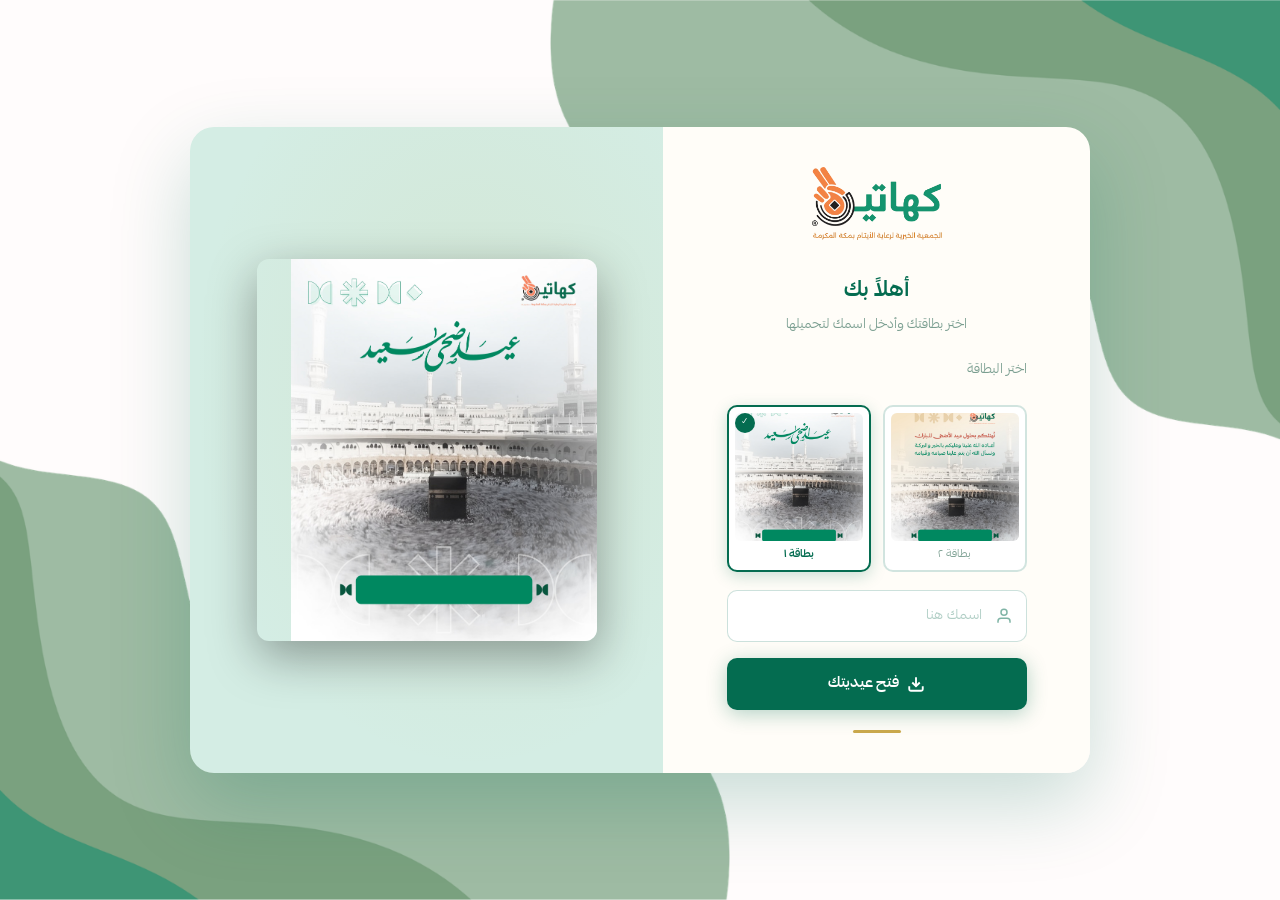
<file: index.html>
<!DOCTYPE html>
<html lang="ar" dir="rtl">
<head>
<meta charset="UTF-8">
<meta name="viewport" content="width=device-width, initial-scale=1.0">
<title> </title>
<link href="https://fonts.googleapis.com/css2?family=Tajawal:wght@400;700;900&display=swap" rel="stylesheet">
<style>
  @font-face {
    font-family: "PingARLT";
    src: url("fonts/PingAR_LT-Regular.otf") format("opentype");
  }
  @font-face {
    font-family: "PingARBold";
    src: url("fonts/PingAR_LT-Bold.otf") format("opentype");
  }

  :root {
    --green: #046c50;
    --green-dark: #035840;
    --gold: #c9a84c;
    --beige-light: #fffdf8;
  }

  * { box-sizing: border-box; margin: 0; padding: 0; }

  body {
    font-family: "PingARLT", 'Tajawal', Arial, sans-serif;
    min-height: 100vh;
    display: flex;
    align-items: center;
    justify-content: center;
    background-image: url('images/waves.png');
    background-size: cover;
    background-position: center;
    overflow-x: hidden;
  }

  .main-wrapper {
    width: 100%;
    min-height: 100vh;
    display: flex;
    align-items: center;
    justify-content: center;
    padding: 40px 20px;
  }

  .split-card {
    display: flex;
    flex-direction: row-reverse;
    width: 100%;
    max-width: 900px;
    min-height: 520px;
    border-radius: 24px;
    overflow: hidden;
    box-shadow: 0 30px 80px rgba(4,108,80,0.22);
  }

  /* يسار: معاينة البطاقة */
  .card-image-side {
    flex: 1.2;
    background: #d4ede4;
    display: flex;
    align-items: center;
    justify-content: center;
    padding: 32px 24px;
    position: relative;
    overflow: hidden;
  }
  .card-image-side::before {
    content: '';
    position: absolute;
    inset: 0;
    background: radial-gradient(ellipse at 60% 40%, rgba(201,168,76,0.10) 0%, transparent 70%);
  }
  .card-preview {
    position: relative;
    display: inline-block;
    border-radius: 12px;
    overflow: hidden;
    box-shadow: 0 16px 48px rgba(0,0,0,0.35);
    z-index: 1;
  }
  .greeting-img {
    width: 340px;
    max-width: 90%;
    display: block;
  }
  .employee-name {
    position: absolute;
    left: 55%;
    bottom: 11%;
    transform: translateX(-50%);
    width: 72%;
    text-align: center;
    display: flex;
    align-items: center;
    justify-content: center;
    font-size: 17px;
    line-height: 1;
    font-weight: 700;
    color: white;
    white-space: nowrap;
    font-family: "PingARBold", 'Tajawal', Arial;
  }

  /* يمين: الفورم */
  .card-form-side {
    flex: 1;
    background: var(--beige-light);
    display: flex;
    align-items: center;
    justify-content: center;
    padding: 40px 36px;
  }
  .form-inner {
    width: 100%;
    max-width: 300px;
    text-align: center;
  }
  .form-logo { margin-bottom: 24px; }
  .form-logo img { width: 130px; }
  .form-inner h2 {
    font-size: 22px;
    font-weight: 900;
    color: var(--green);
    font-family: "PingARBold", 'Tajawal', Arial;
    margin-bottom: 6px;
  }
  .form-inner > p {
    font-size: 13px;
    color: #7a9e90;
    margin-bottom: 24px;
    font-family: "PingARLT", 'Tajawal', Arial;
  }

  /* اختيار البطاقة */
  .picker-label {
    font-size: 12px;
    color: #7a9e90;
    margin-bottom: 10px;
    font-family: "PingARLT", 'Tajawal', Arial;
    text-align: right;
  }
  .card-picker {
    display: flex;
    gap: 12px;
    justify-content: center;
    margin-bottom: 18px;
    flex-direction: row-reverse;
  }
  .card-thumb {
    flex: 1;
    border: 2.5px solid rgba(4,108,80,0.18);
    border-radius: 10px;
    padding: 6px;
    cursor: pointer;
    transition: border-color 0.25s, box-shadow 0.25s, transform 0.2s;
    background: #fff;
    text-align: center;
    position: relative;
    overflow: hidden;
  }
  .card-thumb img {
    width: 100%;
    border-radius: 6px;
    display: block;
    aspect-ratio: 1/1;
    object-fit: cover;
  }
  .card-thumb span {
    display: block;
    font-size: 11px;
    color: #7a9e90;
    margin-top: 5px;
    font-family: "PingARLT", 'Tajawal', Arial;
  }
  .card-thumb:hover {
    border-color: var(--green);
    transform: translateY(-2px);
    box-shadow: 0 6px 20px rgba(4,108,80,0.18);
  }
  .card-thumb.active {
    border-color: var(--green);
    box-shadow: 0 4px 16px rgba(4,108,80,0.22);
  }
  .card-thumb.active::after {
    content: '✓';
    position: absolute;
    top: 6px;
    left: 6px;
    width: 20px;
    height: 20px;
    background: var(--green);
    color: #fff;
    border-radius: 50%;
    font-size: 11px;
    display: flex;
    align-items: center;
    justify-content: center;
    line-height: 20px;
  }
  .card-thumb.active span {
    color: var(--green);
    font-family: "PingARBold", 'Tajawal', Arial;
  }

  /* حقل الاسم */
  .input-group {
    position: relative;
    margin-bottom: 16px;
  }
  .input-group input {
    width: 100%;
    padding: 14px 44px 14px 16px;
    border-radius: 10px;
    border: 1.5px solid rgba(4,108,80,0.2);
    background: #fff;
    font-size: 14px;
    color: var(--green);
    font-family: "PingARLT", 'Tajawal', Arial;
    text-align: right;
    outline: none;
    transition: border-color 0.3s, box-shadow 0.3s;
  }
  .input-group input:focus {
    border-color: var(--green);
    box-shadow: 0 0 0 3px rgba(4,108,80,0.1);
  }
  .input-group input::placeholder { color: #b0cec5; }
  .input-icon {
    position: absolute;
    right: 14px;
    top: 50%;
    transform: translateY(-50%);
    width: 18px; height: 18px;
    color: var(--green);
    opacity: 0.5;
  }

  /* زر التحميل */
  #downloadBtn {
    width: 100%;
    padding: 14px;
    border-radius: 10px;
    border: none;
    background: var(--green);
    color: #fff;
    font-size: 15px;
    font-family: "PingARBold", 'Tajawal', Arial;
    font-weight: 700;
    cursor: pointer;
    display: flex;
    align-items: center;
    justify-content: center;
    gap: 8px;
    transition: background 0.2s, transform 0.15s, box-shadow 0.2s;
    box-shadow: 0 4px 20px rgba(4,108,80,0.3);
  }
  #downloadBtn:hover {
    background: var(--green-dark);
    transform: translateY(-1px);
    box-shadow: 0 8px 28px rgba(4,108,80,0.4);
  }
  #downloadBtn:active { transform: scale(0.98); }

  /* رسالة الخطأ */
  #error-msg {
    display: none;
    color: #e05a3a;
    font-size: 13px;
    margin-top: 8px;
    text-align: center;
  }

  .form-inner::after {
    content: '';
    display: block;
    width: 48px;
    height: 3px;
    background: var(--gold);
    border-radius: 3px;
    margin: 20px auto 0;
  }

  /* Overlay التحميل */
  #loading-overlay {
    position: fixed;
    inset: 0;
    background: rgba(4,108,80,0.92);
    display: flex;
    flex-direction: column;
    align-items: center;
    justify-content: center;
    z-index: 999;
    opacity: 0;
    pointer-events: none;
    transition: opacity 0.4s;
  }
  #loading-overlay.show {
    opacity: 1;
    pointer-events: all;
  }
  .spinner {
    width: 56px;
    height: 56px;
    border: 5px solid rgba(255,255,255,0.25);
    border-top-color: #fff;
    border-radius: 50%;
    animation: spin 0.8s linear infinite;
    margin-bottom: 20px;
  }
  @keyframes spin { to { transform: rotate(360deg); } }
  #loading-overlay p {
    color: #fff;
    font-family: "PingARBold", 'Tajawal', Arial;
    font-size: 18px;
  }

  canvas { display: none; }

  @media (max-width: 700px) {
    .split-card { flex-direction: column; border-radius: 16px; }
    .card-image-side { padding: 24px 20px; }
    .greeting-img { width: 260px; }
    .card-form-side { padding: 30px 24px; }
  }
</style>
</head>
<body>

<div class="main-wrapper">
  <div class="split-card">

    <!-- يسار: معاينة البطاقة -->
    <div class="card-image-side">
      <div class="card-preview">
        <img src="images/adha_card.png" class="greeting-img" id="previewImg" alt="بطاقة التهنئة">
        <div class="employee-name" id="employeeName"></div>
      </div>
    </div>

    <!-- يمين: الفورم -->
    <div class="card-form-side">
      <div class="form-inner">
        <div class="form-logo">
          <img src="images/logo.webp" alt="شعار كهاتين">
        </div>
        <h2>أهلاً بك </h2>
        <p>اختر بطاقتك وأدخل اسمك لتحميلها</p>

        <!-- اختيار البطاقة -->
        <p class="picker-label">اختر البطاقة</p>
        <div class="card-picker">
          <div class="card-thumb active" id="thumb1" onclick="selectCard(1)">
            <img src="images/adha_card.png" alt="بطاقة 1">
            <span>بطاقة ١</span>
          </div>
          <div class="card-thumb" id="thumb2" onclick="selectCard(2)">
            <img src="images/new_adha_card.png" alt="بطاقة 2">
            <span>بطاقة ٢</span>
          </div>
        </div>

        <div class="input-group">
          <input type="text" id="nameInput" placeholder="اسمك هنا" maxlength="40">
          <svg class="input-icon" viewBox="0 0 24 24" fill="none" stroke="currentColor" stroke-width="2">
            <path d="M20 21v-2a4 4 0 0 0-4-4H8a4 4 0 0 0-4 4v2"/>
            <circle cx="12" cy="7" r="4"/>
          </svg>
        </div>

        <button id="downloadBtn" onclick="downloadAndRedirect()">
          <svg viewBox="0 0 24 24" fill="none" stroke="currentColor" stroke-width="2.5" width="18" height="18">
            <path d="M21 15v4a2 2 0 0 1-2 2H5a2 2 0 0 1-2-2v-4"/>
            <polyline points="7 10 12 15 17 10"/>
            <line x1="12" y1="15" x2="12" y2="3"/>
          </svg>
           فتح عيديتك
        </button>
        <p id="error-msg">الرجاء إدخال اسمك أولاً</p>
      </div>
    </div>

  </div>
</div>

<!-- Overlay أثناء التحميل -->
<div id="loading-overlay">
  <div class="spinner"></div>
  <p>يتم تجهيز عيديتك...</p>
</div>

<canvas id="canvas"></canvas>

<script>
  var cards = {
    1: {
      src: 'images/adha_card.png',
      nameX: 0.50,
      nameY: 0.870,
      fontSize: 19,
      maxWidthRatio: 0.52,
      nameColor: '#ffffff',
      previewTop: '85%',
      previewLeft: '55%'
    },
    2: {
      src: 'images/new_adha_card.png',
      nameX: 0.50,
      nameY: 0.870,
      fontSize: 19,
      maxWidthRatio: 0.52,
      nameColor: '#ffffff',
      previewTop: '85%',
      previewLeft: '55%'
    }
  };

  var selectedCard = 1;

  function selectCard(num) {
    selectedCard = num;
    document.getElementById('previewImg').src = cards[num].src;
    document.getElementById('employeeName').style.top = cards[num].previewTop;
    document.getElementById('employeeName').style.left = cards[num].previewLeft || '55%';
    document.getElementById('thumb1').classList.toggle('active', num === 1);
    document.getElementById('thumb2').classList.toggle('active', num === 2);
  }

  document.getElementById('nameInput').addEventListener('input', function () {
    document.getElementById('employeeName').textContent = this.value;
    document.getElementById('error-msg').style.display = 'none';
  });

  async function downloadAndRedirect() {
    var name = document.getElementById('nameInput').value.trim();
    if (!name) {
      document.getElementById('error-msg').style.display = 'block';
      document.getElementById('nameInput').focus();
      return;
    }

    var img = document.getElementById('previewImg');
    if (!img.complete) { alert('الصورة لم تتحمل بعد'); return; }

    // أظهر الـ overlay
    document.getElementById('loading-overlay').classList.add('show');

    try {
      await document.fonts.load('bold 40px PingARBold');
      await document.fonts.ready;
    } catch(e) {}

    var cfg = cards[selectedCard];
    var canvas = document.getElementById('canvas');
    var nW = img.naturalWidth;
    var nH = img.naturalHeight;
    canvas.width  = nW;
    canvas.height = nH;

    var ctx = canvas.getContext('2d');
    ctx.drawImage(img, 0, 0, nW, nH);

    var RECT_X   = nW * cfg.nameX;
    var RECT_Y   = nH * cfg.nameY;
    var fontSize = Math.round(cfg.fontSize * (nW / 380));
    var maxWidth = nW * cfg.maxWidthRatio;

    ctx.font         = fontSize + 'px PingARBold, Tajawal, Arial, sans-serif';
    ctx.fillStyle    = cfg.nameColor;
    ctx.textAlign    = 'center';
    ctx.textBaseline = 'middle';
    ctx.fillText(name, RECT_X, RECT_Y, maxWidth);

    // حفظ dataURL في sessionStorage والانتقال للظرف
    var dataURL = canvas.toDataURL('image/png');
    
    try {
      sessionStorage.setItem('eid_card_data', dataURL);
      sessionStorage.setItem('eid_card_name', name);
    } catch(e) {}

    // انتقل مباشرة للظرف
    setTimeout(function() {
      window.location.href = 'envelope.html';
    }, 800);
  }
</script>
</body>
</html>
</file>
